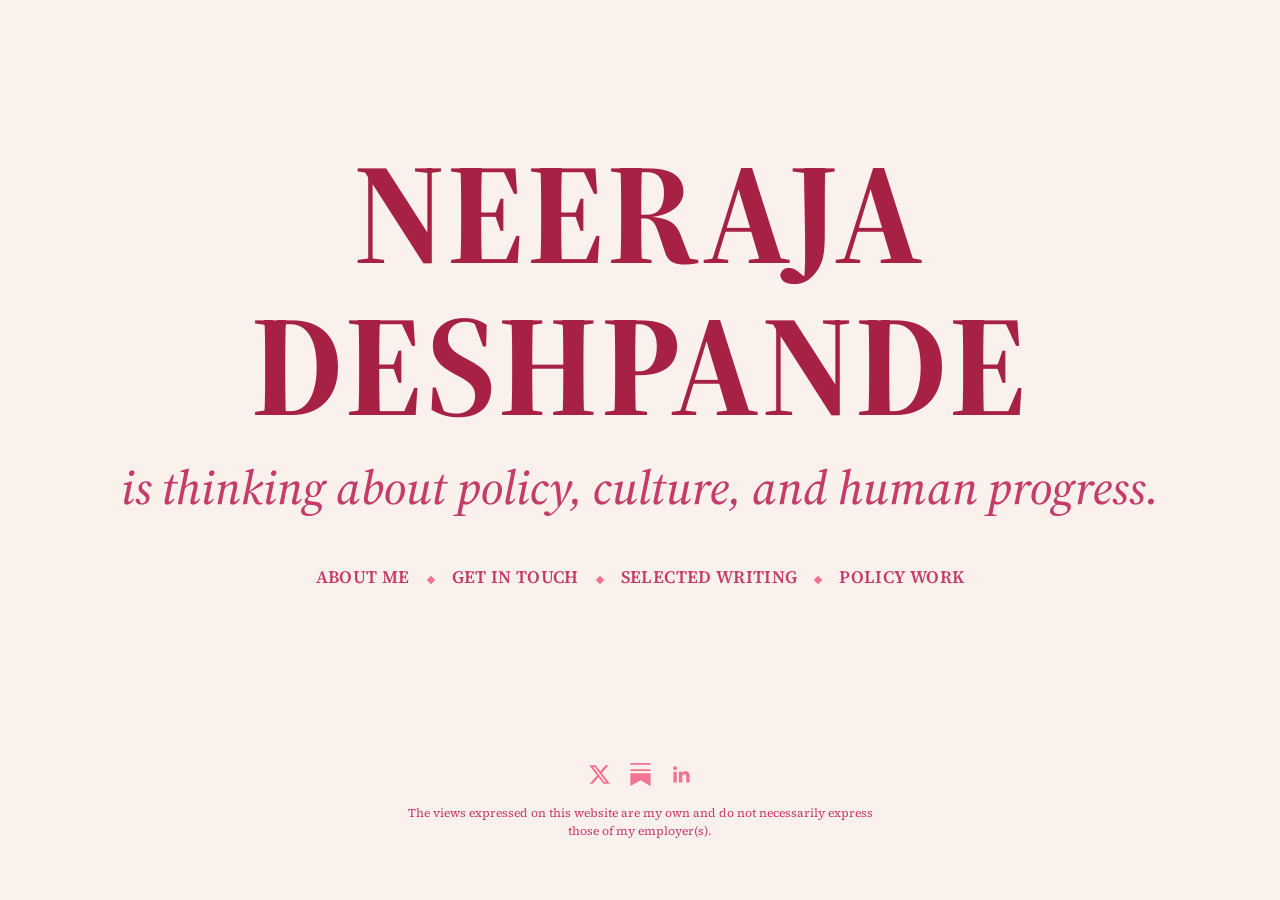
<file: index.html>
<!DOCTYPE html>
<html lang="en">
<head>
<meta charset="UTF-8">
<meta name="viewport" content="width=device-width, initial-scale=1">
<title>Neeraja Deshpande</title>
<link rel="icon" type="image/x-icon" href="favicon.ico">
<link rel="icon" type="image/png" sizes="32x32" href="favicon-32.png">
<link rel="icon" type="image/png" sizes="16x16" href="favicon-16.png">
<link rel="apple-touch-icon" sizes="180x180" href="apple-touch-icon.png">
<link rel="stylesheet" href="styles.css">
</head>
<body>

<main class="hero-main">
  <div class="wrap">
    <h1 class="hero-statement fade-in-1">
      <span class="hero-name">Neeraja Deshpande</span>
      <span class="hero-role">is thinking about policy, culture, and human progress.</span>
    </h1>
    <nav class="site-nav hero-nav">
      <ul>
        <li><a href="about.html">About Me</a></li>
        <li><a href="contact.html">Get in touch</a></li>
        <li><a href="writing.html">Selected Writing</a></li>
        <li><a href="reports.html">Policy Work</a></li>
      </ul>
    </nav>
  </div>
</main>

<footer class="site-footer">
  <div class="wrap">
    <div class="social-links">
      <a href="https://x.com/neerajadeshp" target="_blank" rel="noopener" aria-label="X (Twitter)">
        <svg viewBox="0 0 24 24" xmlns="http://www.w3.org/2000/svg"><path d="M18.244 2.25h3.308l-7.227 8.26 8.502 11.24H16.17l-5.214-6.817L4.99 21.75H1.68l7.73-8.835L1.254 2.25H8.08l4.713 6.231zm-1.161 17.52h1.833L7.084 4.126H5.117z"/></svg>
      </a>
      <a href="https://neerajadeshpande.substack.com" target="_blank" rel="noopener" aria-label="Substack">
        <svg viewBox="0 0 24 24" xmlns="http://www.w3.org/2000/svg"><path d="M22.539 8.242H1.46V6.396h21.08v1.846zM1.46 10.812V24L12 18.11 22.54 24V10.812H1.46zM22.54 0H1.46v1.846h21.08V0z"/></svg>
      </a>
      <a href="https://www.linkedin.com/in/neeraja-deshpande-450298344/" target="_blank" rel="noopener" aria-label="LinkedIn">
        <svg viewBox="0 0 24 24" xmlns="http://www.w3.org/2000/svg"><path d="M20.447 20.452h-3.554v-5.569c0-1.328-.027-3.037-1.852-3.037-1.853 0-2.136 1.445-2.136 2.939v5.667H9.351V9h3.414v1.561h.046c.477-.9 1.637-1.85 3.37-1.85 3.601 0 4.267 2.37 4.267 5.455v6.286zM5.337 7.433a2.062 2.062 0 1 1 0-4.124 2.062 2.062 0 0 1 0 4.124zM7.114 20.452H3.558V9h3.556v11.452z"/></svg>
      </a>
    </div>
    <p class="disclaimer">The views expressed on this website are my own and do not necessarily express those of my employer(s).</p>
  </div>
</footer>

</body>
</html>
</file>
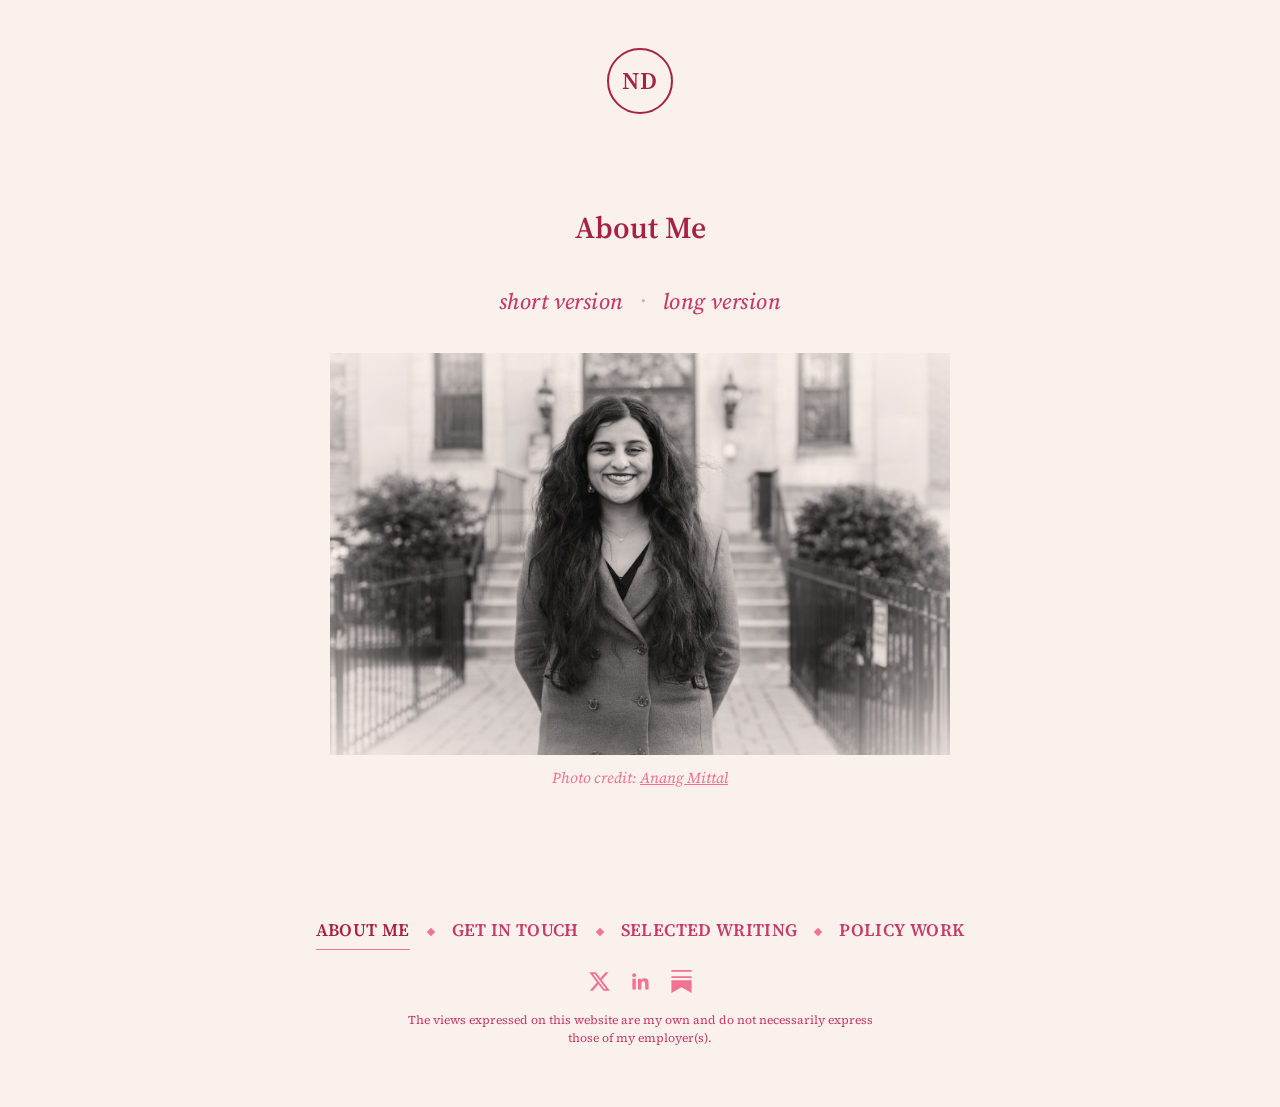
<file: about.html>
<!DOCTYPE html>
<html lang="en">
<head>
<meta charset="UTF-8">
<meta name="viewport" content="width=device-width, initial-scale=1">
<title>About Me – Neeraja Deshpande</title>
<link rel="stylesheet" href="styles.css">
</head>
<body>

<header class="site-header">
  <div class="wrap">
    <a href="index.html" class="site-logo" aria-label="Neeraja Deshpande — home">ND</a>
  </div>
</header>

<main>
  <div class="wrap">
    <h2 class="page-title">About Me</h2>

    <div class="bio-toggle" role="group" aria-label="Choose bio length">
      <button type="button" class="bio-toggle-btn" data-bio="short" aria-pressed="false">short version</button>
      <span class="bio-toggle-divider">·</span>
      <button type="button" class="bio-toggle-btn" data-bio="long" aria-pressed="false">long version</button>
    </div>

    <img class="portrait" src="portrait.jpg" alt="Neeraja Deshpande">
    <p class="photo-credit">Photo credit: <a href="https://anangmittal.com" target="_blank" rel="noopener">Anang Mittal</a></p>

    <div class="bio-version" data-bio-version="short" hidden>
      <p>Neeraja Deshpande is a writer and editor based in Washington, D.C. She works full-time for Independent Women, a center-right women’s organization, as a <a href="https://www.independentwomen.com/people/neeraja-deshpande/">policy analyst</a> focusing primarily on education and gender. She is also a <a href="https://www.iwfeatures.com/author/neeraja_deshpande/">senior contributor</a> to IWFeatures.com, Independent Women’s grassroots journalism initiative. Her work has appeared in outlets including City Journal, Pirate Wires, The Spectator, and The Free Press (where she previously worked as a staff researcher), among others.</p>

      <p>Neeraja is originally from the Greater Boston area and graduated <em>magna cum laude</em> from all-women’s Wellesley College with a B.A. in Russian.</p>
    </div>

    <div class="bio-version" data-bio-version="long" hidden>

      <p>With the exception of the single year I spent teaching grades 7-12 (academic year 23-24), I’ve spent basically my entire adult life thus far in women’s-only spaces—first at Wellesley College (2019-2023), where I studied Russian and did 7/8 of an economics major (long story) and, since July of 2024, at Independent Women, a center-right women's organization where I work as a policy analyst. It’s more or less why I’m constantly thinking, writing, and tweeting about women. I wouldn’t necessarily call myself a feminist, though, although I wouldn’t call myself an anti-feminist either. In my view, feminists pretend sex differences between men and women don’t exist, while anti-feminists seem to believe sex differences mean women are essentially children, who should not be allowed to participate in public life.</p>

      <p>I think both “sides” get it wrong: women don’t need to be men, or be like men, in order to be dignified adults—that our sexed differences are neither good nor bad, and make us humans of the female variety.</p>

      <p>Using this as my basic guiding principle, I’ve written about <a href="https://www.dailywire.com/news/the-fertility-safety-net-women-were-sold-is-leaving-some-with-fewer-options-than-expected">egg-freezing-as-insurance-policy</a>, <a href="https://www.eviemagazine.com/post/were-numbing-a-generation-of-girls-before-they-ever-feel-anything">the sexual side-effects of SSRIs</a>, <a href="https://www.piratewires.com/p/happy-womens-month-we-arent-men">Women’s History Month</a>, and <a href="https://fairerdisputations.org/metoo/">#MeToo</a>—in addition to the <a href="https://dailycaller.com/2025/04/15/opinion-the-washington-post-inadvertently-revealed-the-truth-about-puberty-blockers-neeraja-deshpande/">scourge</a> <a href="https://townhall.com/columnists/neeraja-deshpande/2026/03/11/a-landmark-verdict-sparks-the-collapse-of-youth-gender-affirming-surgeries-but-true-justice-demands-more-n2672623">of</a> <a href="https://www.iwfeatures.com/profile/childrens-hospital-colorado-transitioned-her-son-now-this-mom-is-speaking-out/">pediatric</a> <a href="https://thefederalist.com/2025/02/19/sex-isnt-a-bad-word-but-gender-is/">gender</a> <a href="https://www.independentwomen.com/wp-content/uploads/2025/06/SWW_NM-Policy-Report.pdf">medicine</a>, which itself comes from a failure to understand biological reality. I’ve also contributed to reports on <a href="https://www.independentwomen.com/cruel-and-unusual-punishment-report/">keeping males out of women’s prisons</a>, and on family formation aka <a href="https://www.independentwomen.com/2026/02/10/the-dating-decade-hooking-up-hanging-out-and-swiping-right/">dating in the 2020s</a>. I hope to keep writing about women and women’s issues in the future.</p>

      <p>Beyond that, much of my work centers on teachers—having been one, however briefly, I know how difficult and undervalued a job it is, and believe that teachers, at least the good ones, are all too often <a href="https://www.independentwomen.com/wp-content/uploads/2025/04/Give-Teachers-a-Break-Report.pdf">victimized by the same bureaucracy</a>, the same idiotic ideologies that have left students across the country illiterate and innumerate. Attracting and retaining talented teachers and <a href="https://dailycaller.com/2025/08/31/opinion-the-teaching-professions-death-spiral-neeraja-deshpande/">preventing the death spiral</a> from the profession is, as I see it, one of the greatest problems facing American education—the state of which is one of the greatest problems facing the country.</p>

      <p>Other great problems facing the country: the collapse of the institutions post-COVID—how do we rebuild them? How do we avoid what I’ve taken to call “<a href="https://spectator.org/what-post-woke-america-must-learn-from-the-fall-of-the-soviet-union/">the Gorbachev trap</a>”?—and, perhaps related, the scarcity mindset that says the pie can’t get bigger. I’m a big believer in the basic idea of Abundance. I think tech is awesome and while we should take steps to protect our humanity and attention spans and ability to do things and all that, I think AI is awesome, too (in fact, I made this website with Claude Code!). I like Waymos and data centers and I worry that we are living in a country where people see their flourishing as being threatened rather than enhanced by all of those things.</p>

      <p>It also worries me that Silicon Valley types have sort of brought this upon themselves (and by extension, all of us) by frothing at the mouth about how everyone but them is going to be in the so-called “permanent underclass” in the AI age. It’s not true, but ordinary people—the types who have mortgages and spouses and kids—are horrified at what they are hearing and vote in what they perceive to be their interests. I want to see <a href="https://x.com/neerajadeshp/status/2080380575513243709">better</a> <a href="https://x.com/neerajadeshp/status/2078114830532087970?s=20">messaging</a> across the board from the tech community (about which, P.S., please contact me if you’re interested in chatting!).</p>

      <p>Anyway, that’s plenty of words, so I’ll leave it there—that was the long version.</p>
    </div>
  </div>
</main>

<script>
  document.querySelectorAll('.bio-toggle-btn').forEach(function (btn) {
    btn.addEventListener('click', function () {
      var which = btn.dataset.bio;

      document.querySelectorAll('.bio-toggle-btn').forEach(function (b) {
        var isActive = b === btn;
        b.classList.toggle('active', isActive);
        b.setAttribute('aria-pressed', isActive ? 'true' : 'false');
      });

      document.querySelectorAll('.bio-version').forEach(function (v) {
        v.hidden = v.dataset.bioVersion !== which;
      });
    });
  });
</script>

<footer class="site-footer">
  <div class="wrap">
    <nav class="site-nav footer-nav">
      <ul>
        <li><a href="about.html" class="active">About Me</a></li>
        <li><a href="contact.html">Get in touch</a></li>
        <li><a href="writing.html">Selected Writing</a></li>
        <li><a href="reports.html">Policy Work</a></li>
      </ul>
    </nav>    <div class="social-links">
      <a href="https://x.com/neerajadeshp" target="_blank" rel="noopener" aria-label="X (Twitter)">
        <svg viewBox="0 0 24 24" xmlns="http://www.w3.org/2000/svg"><path d="M18.244 2.25h3.308l-7.227 8.26 8.502 11.24H16.17l-5.214-6.817L4.99 21.75H1.68l7.73-8.835L1.254 2.25H8.08l4.713 6.231zm-1.161 17.52h1.833L7.084 4.126H5.117z"/></svg>
      </a>
      <a href="https://www.linkedin.com/in/neeraja-deshpande-450298344/" target="_blank" rel="noopener" aria-label="LinkedIn">
        <svg viewBox="0 0 24 24" xmlns="http://www.w3.org/2000/svg"><path d="M20.447 20.452h-3.554v-5.569c0-1.328-.027-3.037-1.852-3.037-1.853 0-2.136 1.445-2.136 2.939v5.667H9.351V9h3.414v1.561h.046c.477-.9 1.637-1.85 3.37-1.85 3.601 0 4.267 2.37 4.267 5.455v6.286zM5.337 7.433a2.062 2.062 0 1 1 0-4.124 2.062 2.062 0 0 1 0 4.124zM7.114 20.452H3.558V9h3.556v11.452z"/></svg>
      </a>
      <a href="https://neerajadeshpande.substack.com" target="_blank" rel="noopener" aria-label="Substack">
        <svg viewBox="0 0 24 24" xmlns="http://www.w3.org/2000/svg"><path d="M22.539 8.242H1.46V6.396h21.08v1.846zM1.46 10.812V24L12 18.11 22.54 24V10.812H1.46zM22.54 0H1.46v1.846h21.08V0z"/></svg>
      </a>
    </div>
    <p class="disclaimer">The views expressed on this website are my own and do not necessarily express those of my employer(s).</p>
  </div>
</footer>

</body>
</html>
</file>
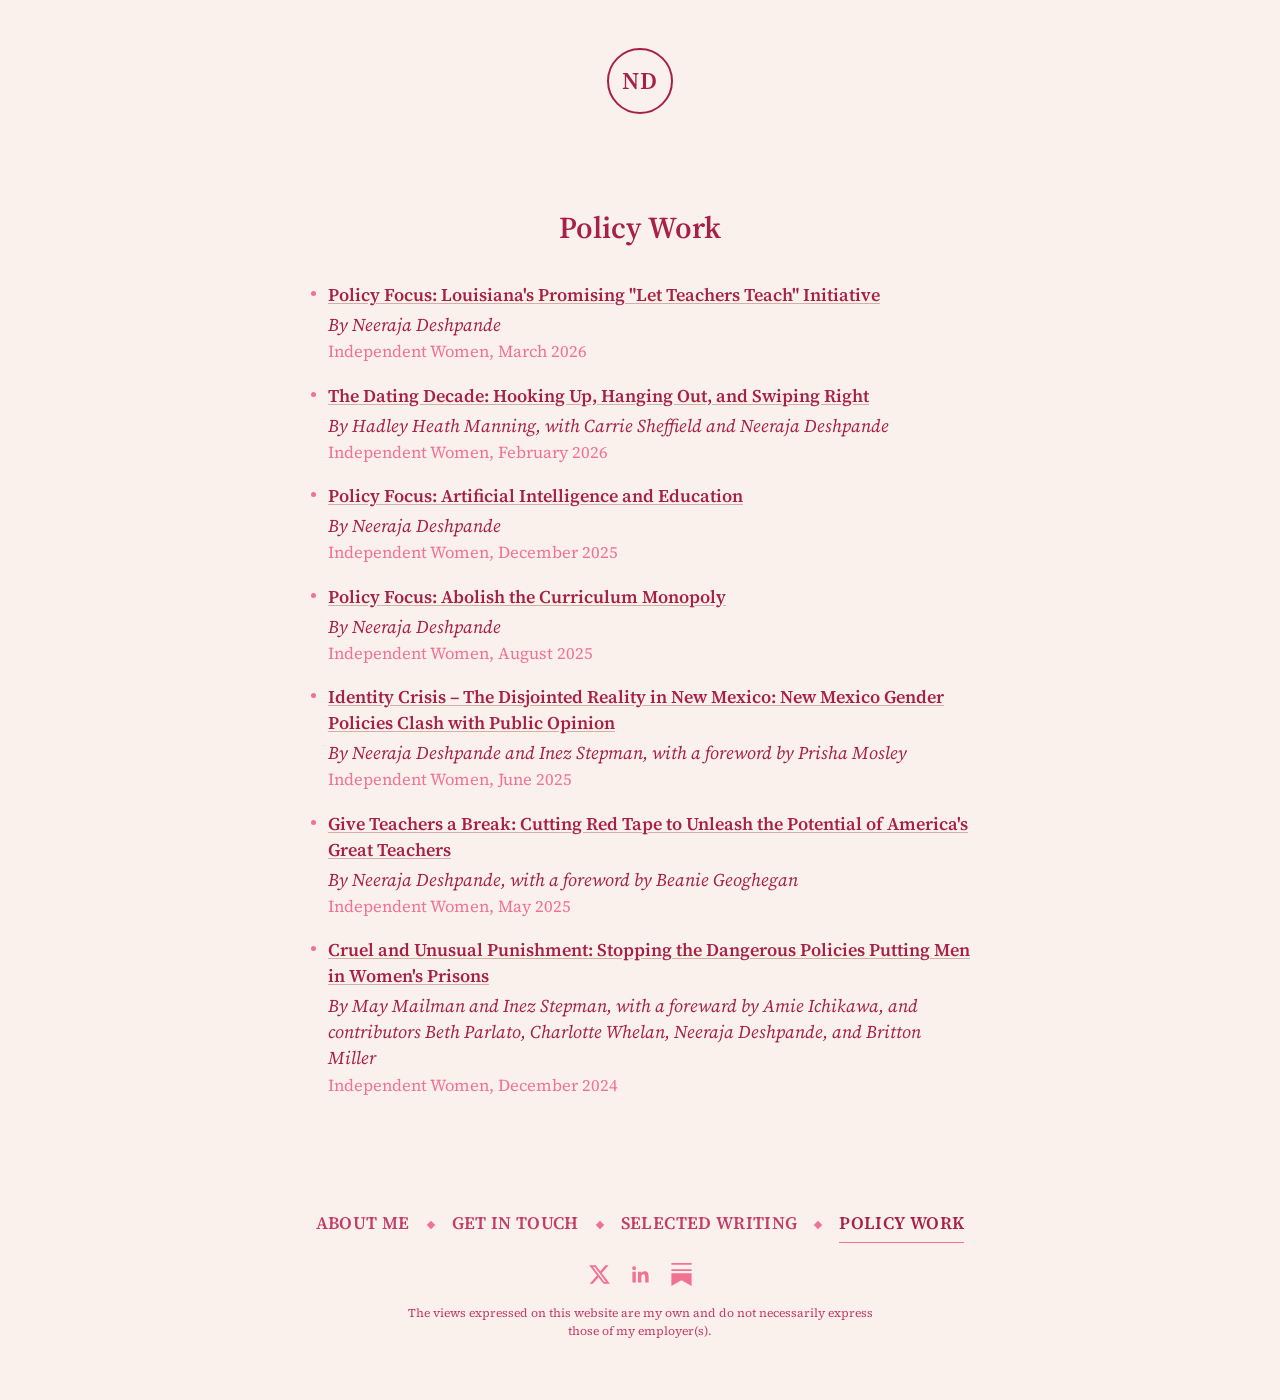
<file: reports.html>
<!DOCTYPE html>
<html lang="en">
<head>
<meta charset="UTF-8">
<meta name="viewport" content="width=device-width, initial-scale=1">
<title>Policy Work – Neeraja Deshpande</title>
<link rel="stylesheet" href="styles.css">
</head>
<body>

<header class="site-header">
  <div class="wrap">
    <a href="index.html" class="site-logo" aria-label="Neeraja Deshpande — home">ND</a>
  </div>
</header>

<main>
  <div class="wrap">
    <h2 class="page-title">Policy Work</h2>

    <ul class="entry-list">
      <li><a class="entry-title" href="https://www.independentwomen.com/2026/03/02/policy-focus-louisianas-promising-let-teachers-teach-initiative/">Policy Focus: Louisiana's Promising "Let Teachers Teach" Initiative</a><span class="report-byline">By Neeraja Deshpande</span><span class="report-venue">Independent Women, March 2026</span></li>
      <li><a class="entry-title" href="https://www.independentwomen.com/2026/02/10/the-dating-decade-hooking-up-hanging-out-and-swiping-right/">The Dating Decade: Hooking Up, Hanging Out, and Swiping Right</a><span class="report-byline">By Hadley Heath Manning, with Carrie Sheffield and Neeraja Deshpande</span><span class="report-venue">Independent Women, February 2026</span></li>
      <li><a class="entry-title" href="https://www.independentwomen.com/2025/12/01/policy-focus-artificial-intelligence-and-education/">Policy Focus: Artificial Intelligence and Education</a><span class="report-byline">By Neeraja Deshpande</span><span class="report-venue">Independent Women, December 2025</span></li>
      <li><a class="entry-title" href="https://www.independentwomen.com/2025/08/01/policy-focus-abolish-the-curriculum-monopoly/">Policy Focus: Abolish the Curriculum Monopoly</a><span class="report-byline">By Neeraja Deshpande</span><span class="report-venue">Independent Women, August 2025</span></li>
      <li><a class="entry-title" href="https://www.iwf.org/wp-content/uploads/2025/05/SWW_NM-Policy-Report.pdf">Identity Crisis – The Disjointed Reality in New Mexico: New Mexico Gender Policies Clash with Public Opinion</a><span class="report-byline">By Neeraja Deshpande and Inez Stepman, with a foreword by Prisha Mosley</span><span class="report-venue">Independent Women, June 2025</span></li>
      <li><a class="entry-title" href="https://www.iwf.org/wp-content/uploads/2025/04/Give-Teachers-a-Break-Report.pdf">Give Teachers a Break: Cutting Red Tape to Unleash the Potential of America's Great Teachers</a><span class="report-byline">By Neeraja Deshpande, with a foreword by Beanie Geoghegan</span><span class="report-venue">Independent Women, May 2025</span></li>
      <li><a class="entry-title" href="https://www.independentwomen.com/cruel-and-unusual-punishment-report/">Cruel and Unusual Punishment: Stopping the Dangerous Policies Putting Men in Women's Prisons</a><span class="report-byline">By May Mailman and Inez Stepman, with a foreward by Amie Ichikawa, and contributors Beth Parlato, Charlotte Whelan, Neeraja Deshpande, and Britton Miller</span><span class="report-venue">Independent Women, December 2024</span></li>
    </ul>
  </div>
</main>

<footer class="site-footer">
  <div class="wrap">
    <nav class="site-nav footer-nav">
      <ul>
        <li><a href="about.html">About Me</a></li>
        <li><a href="contact.html">Get in touch</a></li>
        <li><a href="writing.html">Selected Writing</a></li>
        <li><a href="reports.html" class="active">Policy Work</a></li>
      </ul>
    </nav>
    <div class="social-links">
      <a href="https://x.com/neerajadeshp" target="_blank" rel="noopener" aria-label="X (Twitter)">
        <svg viewBox="0 0 24 24" xmlns="http://www.w3.org/2000/svg"><path d="M18.244 2.25h3.308l-7.227 8.26 8.502 11.24H16.17l-5.214-6.817L4.99 21.75H1.68l7.73-8.835L1.254 2.25H8.08l4.713 6.231zm-1.161 17.52h1.833L7.084 4.126H5.117z"/></svg>
      </a>
      <a href="https://www.linkedin.com/in/neeraja-deshpande-450298344/" target="_blank" rel="noopener" aria-label="LinkedIn">
        <svg viewBox="0 0 24 24" xmlns="http://www.w3.org/2000/svg"><path d="M20.447 20.452h-3.554v-5.569c0-1.328-.027-3.037-1.852-3.037-1.853 0-2.136 1.445-2.136 2.939v5.667H9.351V9h3.414v1.561h.046c.477-.9 1.637-1.85 3.37-1.85 3.601 0 4.267 2.37 4.267 5.455v6.286zM5.337 7.433a2.062 2.062 0 1 1 0-4.124 2.062 2.062 0 0 1 0 4.124zM7.114 20.452H3.558V9h3.556v11.452z"/></svg>
      </a>
      <a href="https://neerajadeshpande.substack.com" target="_blank" rel="noopener" aria-label="Substack">
        <svg viewBox="0 0 24 24" xmlns="http://www.w3.org/2000/svg"><path d="M22.539 8.242H1.46V6.396h21.08v1.846zM1.46 10.812V24L12 18.11 22.54 24V10.812H1.46zM22.54 0H1.46v1.846h21.08V0z"/></svg>
      </a>
    </div>
    <p class="disclaimer">The views expressed on this website are my own and do not necessarily express those of my employer(s).</p>
  </div>
</footer>

</body>
</html>
</file>
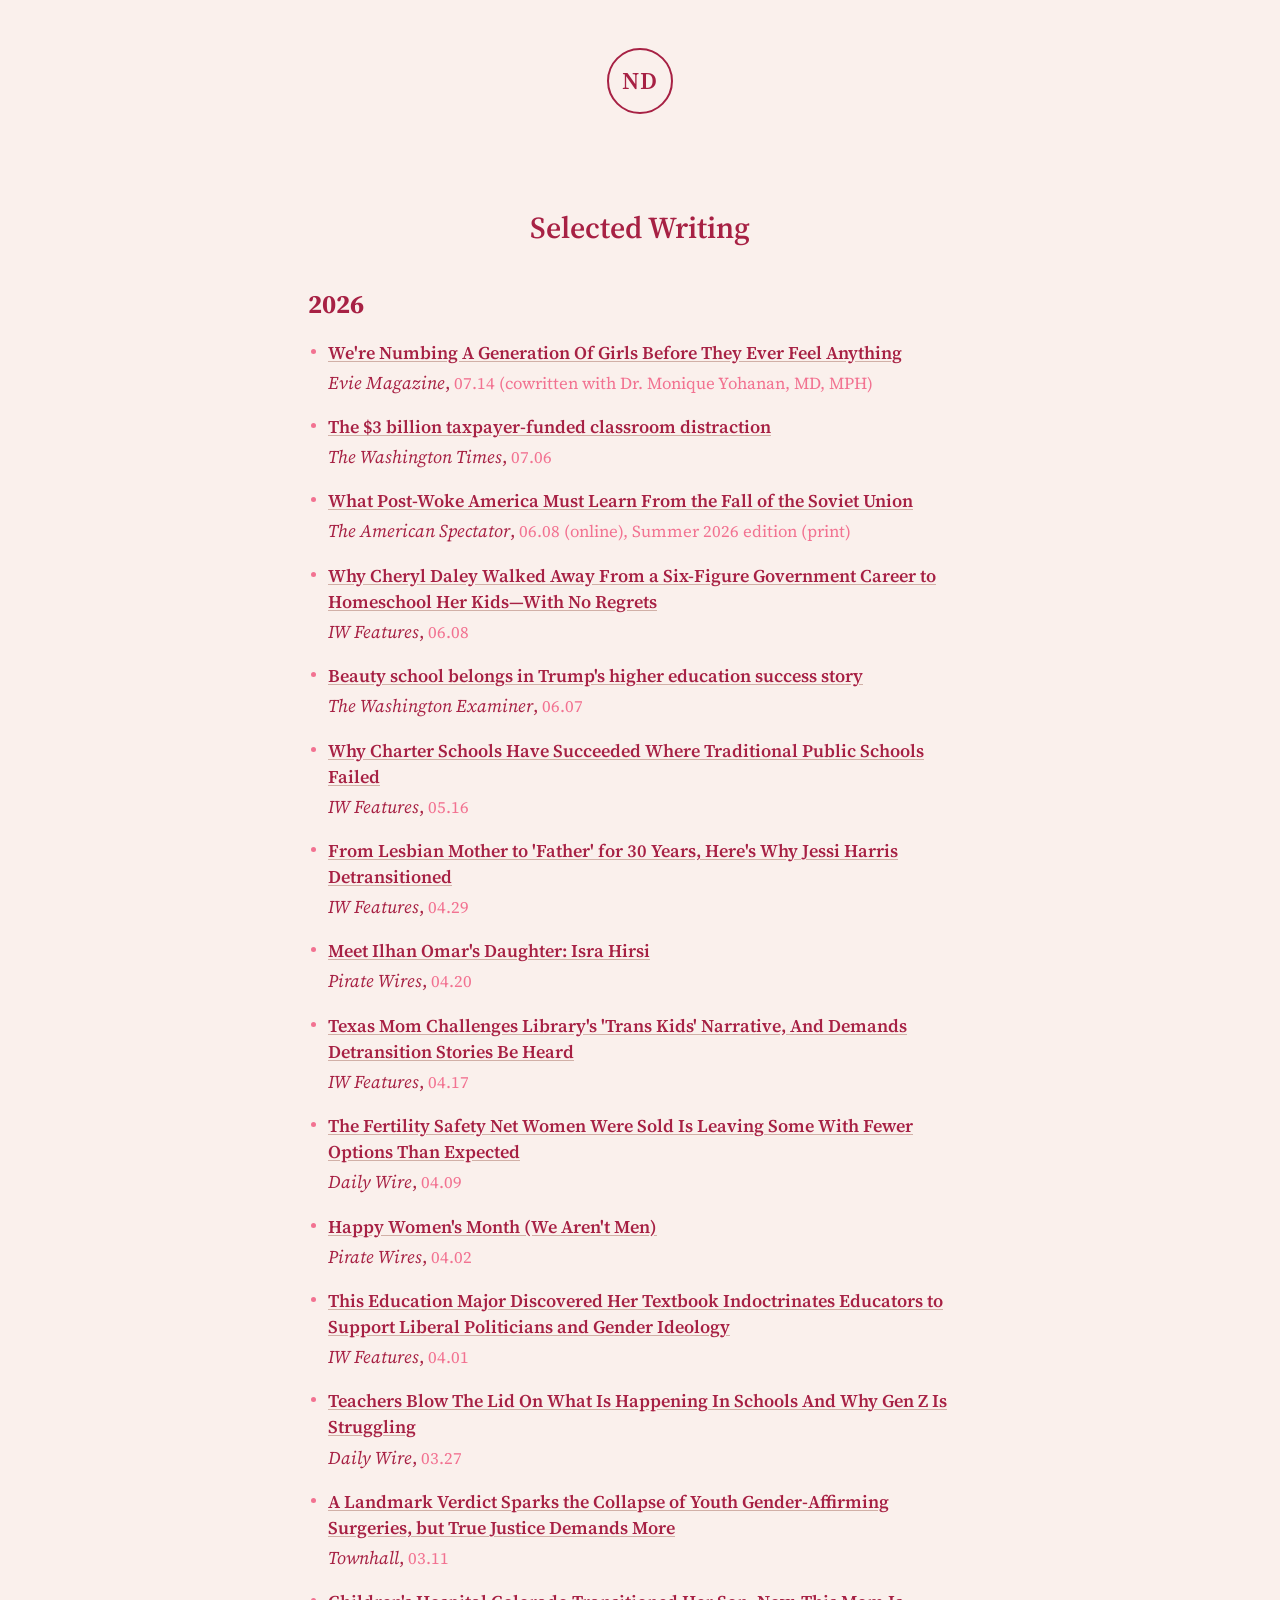
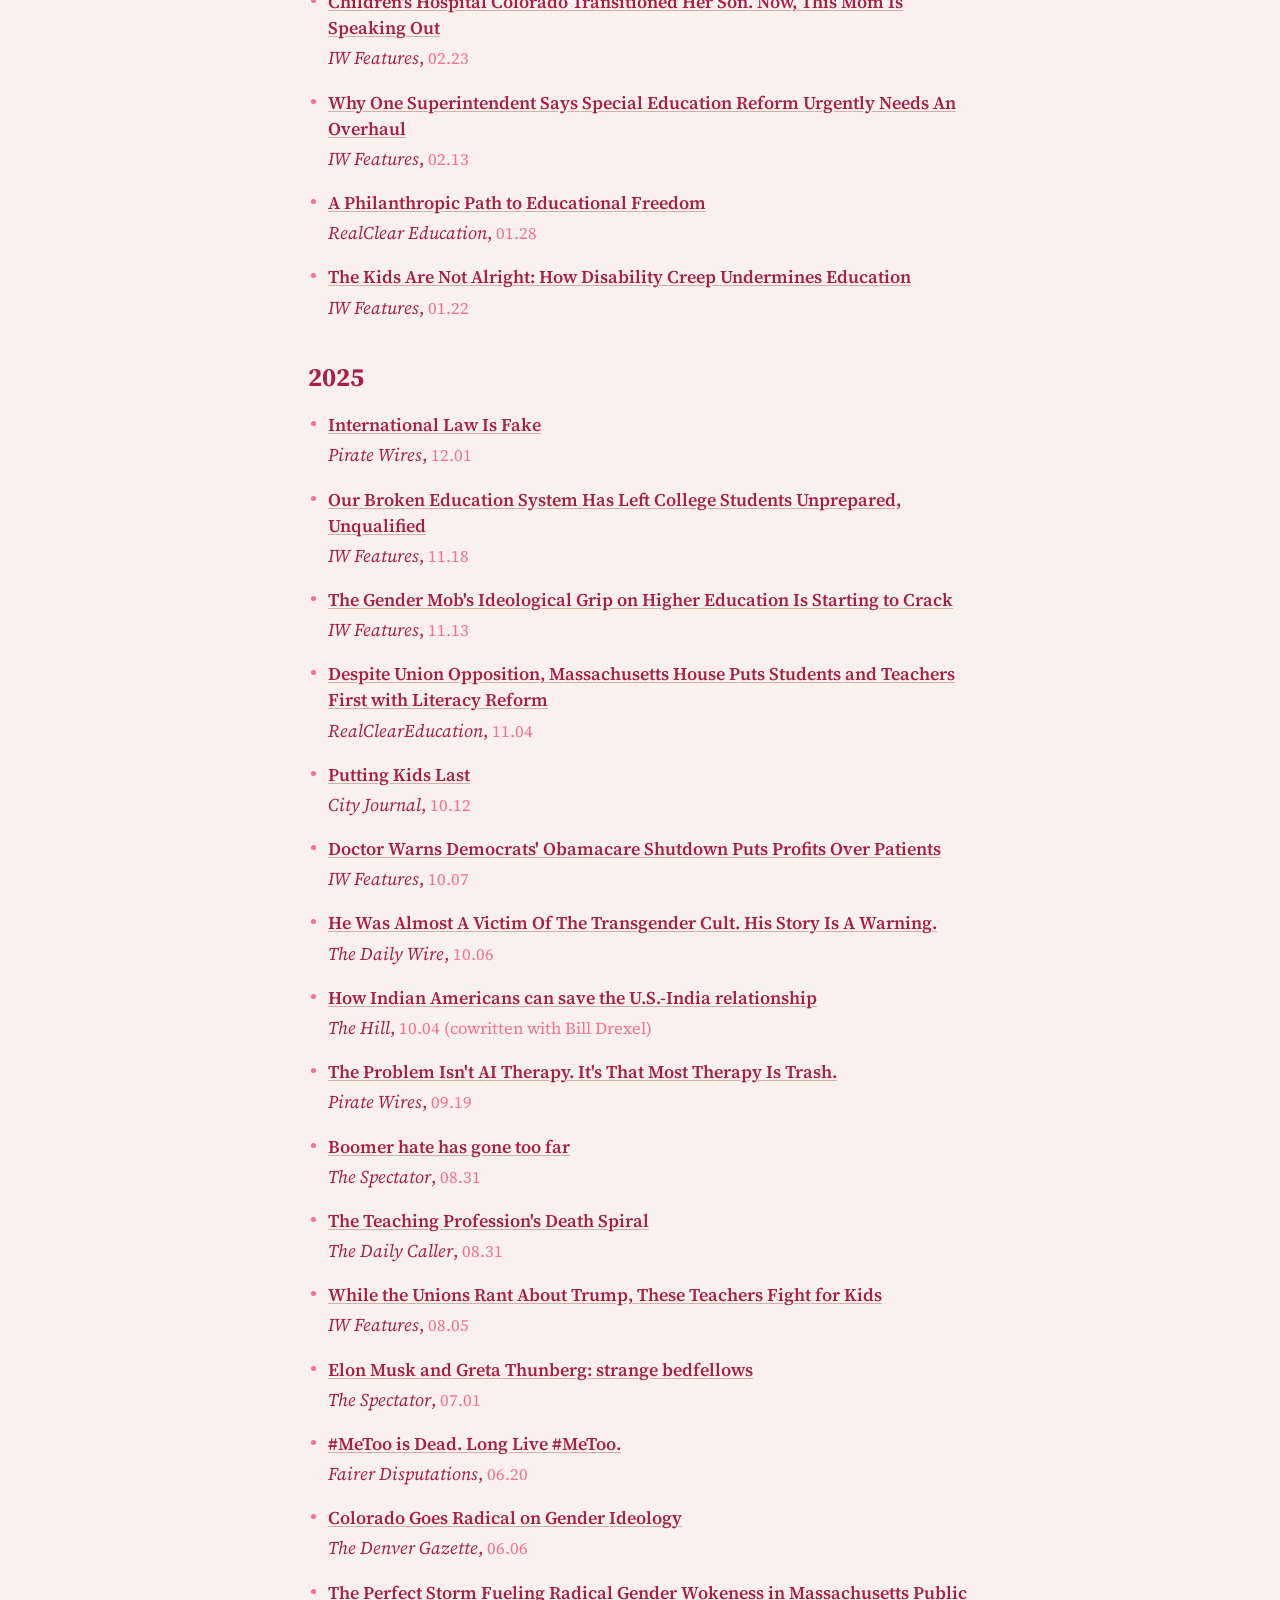
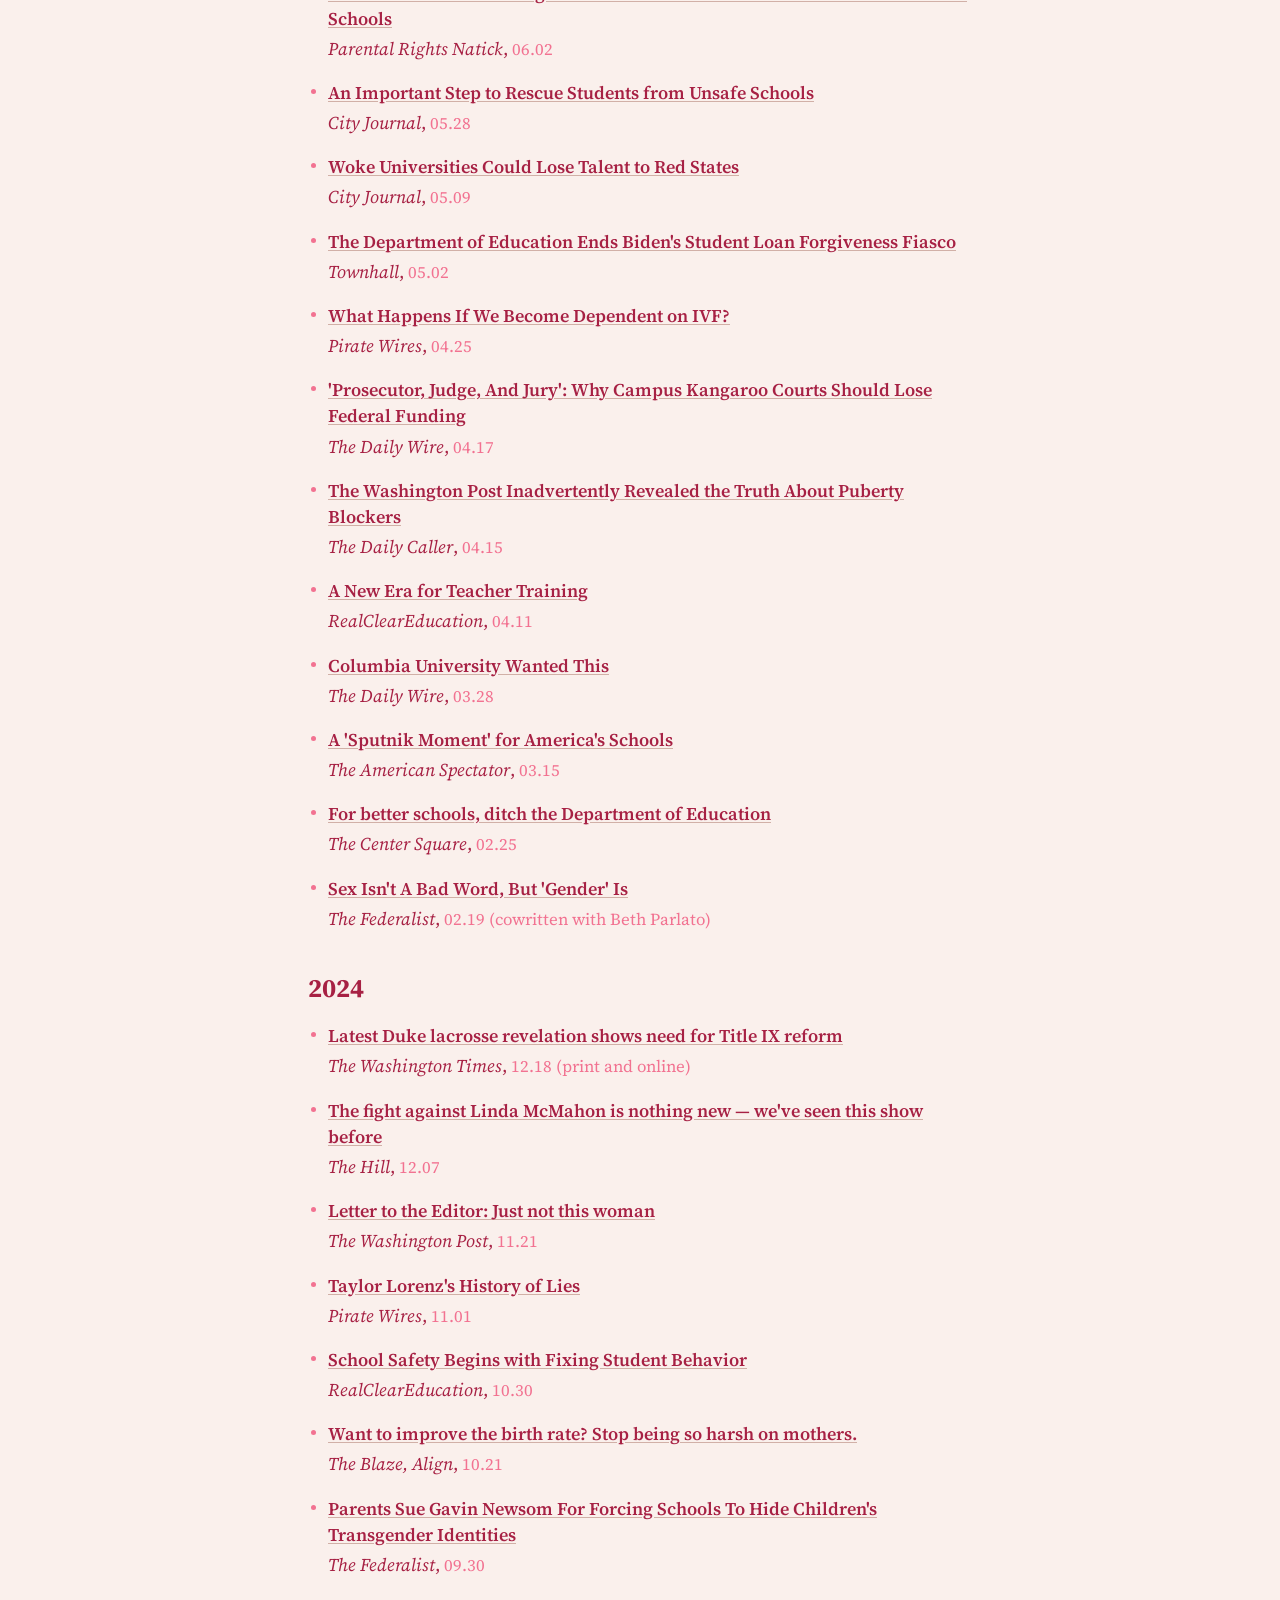
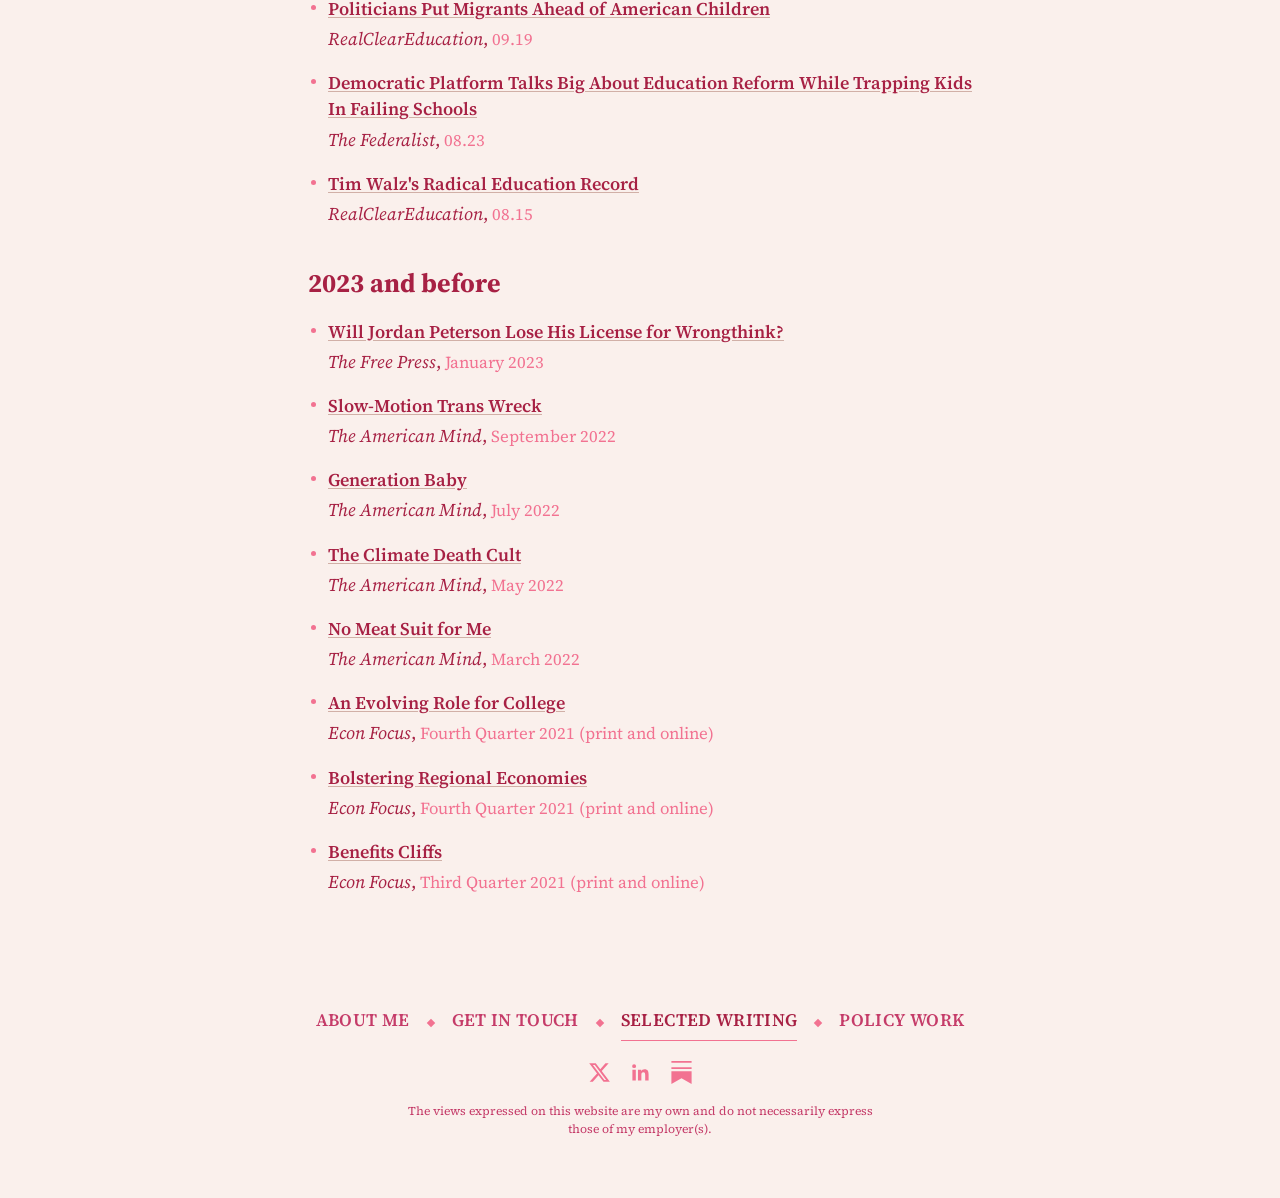
<file: writing.html>
<!DOCTYPE html>
<html lang="en">
<head>
<meta charset="UTF-8">
<meta name="viewport" content="width=device-width, initial-scale=1">
<title>Selected Writing – Neeraja Deshpande</title>
<link rel="stylesheet" href="styles.css">
</head>
<body>

<header class="site-header">
  <div class="wrap">
    <a href="index.html" class="site-logo" aria-label="Neeraja Deshpande — home">ND</a>
  </div>
</header>

<main>
  <div class="wrap">
    <h2 class="page-title">Selected Writing</h2>

    <h4 class="year-label">2026</h4>
    <ul class="entry-list">
      <li><a class="entry-title" href="https://www.eviemagazine.com/post/were-numbing-a-generation-of-girls-before-they-ever-feel-anything">We're Numbing A Generation Of Girls Before They Ever Feel Anything</a><span class="entry-meta"><em class="entry-venue">Evie Magazine</em>, <span class="entry-date">07.14 (cowritten with Dr. Monique Yohanan, MD, MPH)</span></span></li>
      <li><a class="entry-title" href="https://www.washingtontimes.com/news/2026/jul/6/e-rate-3-billion-taxpayer-funded-classroom-distraction/">The $3 billion taxpayer-funded classroom distraction</a><span class="entry-meta"><em class="entry-venue">The Washington Times</em>, <span class="entry-date">07.06</span></span></li>
      <li><a class="entry-title" href="https://spectator.org/what-post-woke-america-must-learn-from-the-fall-of-the-soviet-union/">What Post-Woke America Must Learn From the Fall of the Soviet Union</a><span class="entry-meta"><em class="entry-venue">The American Spectator</em>, <span class="entry-date">06.08 (online), Summer 2026 edition (print)</span></span></li>
      <li><a class="entry-title" href="https://www.iwfeatures.com/profile/why-cheryl-daley-walked-away-from-a-six-figure-government-career-to-homeschool-her-kids-with-no-regrets/">Why Cheryl Daley Walked Away From a Six-Figure Government Career to Homeschool Her Kids—With No Regrets</a><span class="entry-meta"><em class="entry-venue">IW Features</em>, <span class="entry-date">06.08</span></span></li>
      <li><a class="entry-title" href="https://www.washingtonexaminer.com/op-eds/4595373/beauty-school-trump-higher-education-success-story/">Beauty school belongs in Trump's higher education success story</a><span class="entry-meta"><em class="entry-venue">The Washington Examiner</em>, <span class="entry-date">06.07</span></span></li>
      <li><a class="entry-title" href="https://www.iwfeatures.com/commentary/why-charter-schools-have-succeeded-where-traditional-public-schools-failed/">Why Charter Schools Have Succeeded Where Traditional Public Schools Failed</a><span class="entry-meta"><em class="entry-venue">IW Features</em>, <span class="entry-date">05.16</span></span></li>
      <li><a class="entry-title" href="https://www.iwfeatures.com/profile/lesbian-mother-to-father-for-30-years-heres-why-jessi-harris-detransitioned/">From Lesbian Mother to 'Father' for 30 Years, Here's Why Jessi Harris Detransitioned</a><span class="entry-meta"><em class="entry-venue">IW Features</em>, <span class="entry-date">04.29</span></span></li>
      <li><a class="entry-title" href="https://www.piratewires.com/p/meet-ilhan-omars-daughter-isra-hirsi">Meet Ilhan Omar's Daughter: Isra Hirsi</a><span class="entry-meta"><em class="entry-venue">Pirate Wires</em>, <span class="entry-date">04.20</span></span></li>
      <li><a class="entry-title" href="https://www.iwfeatures.com/profile/texas-mom-challenges-librarys-trans-kids-narrative-and-demands-detransition-stories-be-heard/">Texas Mom Challenges Library's 'Trans Kids' Narrative, And Demands Detransition Stories Be Heard</a><span class="entry-meta"><em class="entry-venue">IW Features</em>, <span class="entry-date">04.17</span></span></li>
      <li><a class="entry-title" href="https://www.dailywire.com/news/the-fertility-safety-net-women-were-sold-is-leaving-some-with-fewer-options-than-expected">The Fertility Safety Net Women Were Sold Is Leaving Some With Fewer Options Than Expected</a><span class="entry-meta"><em class="entry-venue">Daily Wire</em>, <span class="entry-date">04.09</span></span></li>
      <li><a class="entry-title" href="https://www.piratewires.com/p/happy-womens-month-we-arent-men">Happy Women's Month (We Aren't Men)</a><span class="entry-meta"><em class="entry-venue">Pirate Wires</em>, <span class="entry-date">04.02</span></span></li>
      <li><a class="entry-title" href="https://www.iwfeatures.com/profile/education-major-discovered-textbook-indoctrinates-educators-to-support-liberal-politicians-and-gender-ideology/">This Education Major Discovered Her Textbook Indoctrinates Educators to Support Liberal Politicians and Gender Ideology</a><span class="entry-meta"><em class="entry-venue">IW Features</em>, <span class="entry-date">04.01</span></span></li>
      <li><a class="entry-title" href="https://www.dailywire.com/news/teachers-blow-the-lid-on-what-is-happening-in-schools-and-why-gen-z-is-struggling">Teachers Blow The Lid On What Is Happening In Schools And Why Gen Z Is Struggling</a><span class="entry-meta"><em class="entry-venue">Daily Wire</em>, <span class="entry-date">03.27</span></span></li>
      <li><a class="entry-title" href="https://townhall.com/columnists/neeraja-deshpande/2026/03/11/a-landmark-verdict-sparks-the-collapse-of-youth-gender-affirming-surgeries-but-true-justice-demands-more-n2672623">A Landmark Verdict Sparks the Collapse of Youth Gender-Affirming Surgeries, but True Justice Demands More</a><span class="entry-meta"><em class="entry-venue">Townhall</em>, <span class="entry-date">03.11</span></span></li>
      <li><a class="entry-title" href="https://www.iwfeatures.com/profile/childrens-hospital-colorado-transitioned-her-son-now-this-mom-is-speaking-out/">Children's Hospital Colorado Transitioned Her Son. Now, This Mom Is Speaking Out</a><span class="entry-meta"><em class="entry-venue">IW Features</em>, <span class="entry-date">02.23</span></span></li>
      <li><a class="entry-title" href="https://www.iwfeatures.com/profile/superintendent-says-special-education-reform-urgently-needs-an-overhaul/">Why One Superintendent Says Special Education Reform Urgently Needs An Overhaul</a><span class="entry-meta"><em class="entry-venue">IW Features</em>, <span class="entry-date">02.13</span></span></li>
      <li><a class="entry-title" href="https://www.realcleareducation.com/articles/2026/01/28/a_philanthropic_path_to_educational_freedom_1161647.html">A Philanthropic Path to Educational Freedom</a><span class="entry-meta"><em class="entry-venue">RealClear Education</em>, <span class="entry-date">01.28</span></span></li>
      <li><a class="entry-title" href="https://www.iwfeatures.com/commentary/the-kids-are-not-alright-how-disability-creep-undermines-education/">The Kids Are Not Alright: How Disability Creep Undermines Education</a><span class="entry-meta"><em class="entry-venue">IW Features</em>, <span class="entry-date">01.22</span></span></li>
    </ul>

    <h4 class="year-label">2025</h4>
    <ul class="entry-list">
      <li><a class="entry-title" href="https://www.piratewires.com/p/international-law-is-fake">International Law Is Fake</a><span class="entry-meta"><em class="entry-venue">Pirate Wires</em>, <span class="entry-date">12.01</span></span></li>
      <li><a class="entry-title" href="https://www.iwfeatures.com/commentary/our-broken-education-system-has-left-college-students-unprepared-unqualified/">Our Broken Education System Has Left College Students Unprepared, Unqualified</a><span class="entry-meta"><em class="entry-venue">IW Features</em>, <span class="entry-date">11.18</span></span></li>
      <li><a class="entry-title" href="https://www.iwfeatures.com/commentary/the-gender-mobs-ideological-grip-on-higher-education-is-starting-to-crack/">The Gender Mob's Ideological Grip on Higher Education Is Starting to Crack</a><span class="entry-meta"><em class="entry-venue">IW Features</em>, <span class="entry-date">11.13</span></span></li>
      <li><a class="entry-title" href="https://www.realcleareducation.com/articles/2025/11/04/despite_union_opposition_massachusetts_house_puts_students_and_teachers_first_with_literacy_reform_1145377.html">Despite Union Opposition, Massachusetts House Puts Students and Teachers First with Literacy Reform</a><span class="entry-meta"><em class="entry-venue">RealClearEducation</em>, <span class="entry-date">11.04</span></span></li>
      <li><a class="entry-title" href="https://www.city-journal.org/article/vladimir-kogan-no-adult-left-behind-schools-pandemic-closures">Putting Kids Last</a><span class="entry-meta"><em class="entry-venue">City Journal</em>, <span class="entry-date">10.12</span></span></li>
      <li><a class="entry-title" href="https://www.iwfeatures.com/profile/doctor-warns-democrats-obamacare-shutdown-puts-profits-over-patients/">Doctor Warns Democrats' Obamacare Shutdown Puts Profits Over Patients</a><span class="entry-meta"><em class="entry-venue">IW Features</em>, <span class="entry-date">10.07</span></span></li>
      <li><a class="entry-title" href="https://www.dailywire.com/news/he-was-almost-a-victim-of-the-transgender-cult-his-story-is-a-warning">He Was Almost A Victim Of The Transgender Cult. His Story Is A Warning.</a><span class="entry-meta"><em class="entry-venue">The Daily Wire</em>, <span class="entry-date">10.06</span></span></li>
      <li><a class="entry-title" href="https://thehill.com/opinion/campaign/5535596-indian-americans-us-india-relations/">How Indian Americans can save the U.S.-India relationship</a><span class="entry-meta"><em class="entry-venue">The Hill</em>, <span class="entry-date">10.04 (cowritten with Bill Drexel)</span></span></li>
      <li><a class="entry-title" href="https://www.piratewires.com/p/the-problem-isnt-ai-therapy-its-that">The Problem Isn't AI Therapy. It's That Most Therapy Is Trash.</a><span class="entry-meta"><em class="entry-venue">Pirate Wires</em>, <span class="entry-date">09.19</span></span></li>
      <li><a class="entry-title" href="https://thespectator.com/topic/boomer-hate-too-far/">Boomer hate has gone too far</a><span class="entry-meta"><em class="entry-venue">The Spectator</em>, <span class="entry-date">08.31</span></span></li>
      <li><a class="entry-title" href="https://dailycaller.com/2025/08/31/opinion-the-teaching-professions-death-spiral-neeraja-deshpande/">The Teaching Profession's Death Spiral</a><span class="entry-meta"><em class="entry-venue">The Daily Caller</em>, <span class="entry-date">08.31</span></span></li>
      <li><a class="entry-title" href="https://www.iwfeatures.com/commentary/while-the-unions-rant-about-trump-these-teachers-fight-for-kids/">While the Unions Rant About Trump, These Teachers Fight for Kids</a><span class="entry-meta"><em class="entry-venue">IW Features</em>, <span class="entry-date">08.05</span></span></li>
      <li><a class="entry-title" href="https://thespectator.com/topic/elon-musk-and-greta-thunberg-strange-bedfellows/">Elon Musk and Greta Thunberg: strange bedfellows</a><span class="entry-meta"><em class="entry-venue">The Spectator</em>, <span class="entry-date">07.01</span></span></li>
      <li><a class="entry-title" href="https://fairerdisputations.org/metoo/">#MeToo is Dead. Long Live #MeToo.</a><span class="entry-meta"><em class="entry-venue">Fairer Disputations</em>, <span class="entry-date">06.20</span></span></li>
      <li><a class="entry-title" href="https://www.iwf.org/2025/06/06/colorado-goes-radical-on-gender-ideology/">Colorado Goes Radical on Gender Ideology</a><span class="entry-meta"><em class="entry-venue">The Denver Gazette</em>, <span class="entry-date">06.06</span></span></li>
      <li><a class="entry-title" href="https://www.parentalrightsnatick.org/post/the-perfect-storm-fueling-radical-gender-wokeness-in-massachusetts-public-schools">The Perfect Storm Fueling Radical Gender Wokeness in Massachusetts Public Schools</a><span class="entry-meta"><em class="entry-venue">Parental Rights Natick</em>, <span class="entry-date">06.02</span></span></li>
      <li><a class="entry-title" href="https://www.city-journal.org/article/education-department-guidance-unsafe-public-schools">An Important Step to Rescue Students from Unsafe Schools</a><span class="entry-meta"><em class="entry-venue">City Journal</em>, <span class="entry-date">05.28</span></span></li>
      <li><a class="entry-title" href="https://www.city-journal.org/article/federal-funding-cuts-universities-harvard-trump">Woke Universities Could Lose Talent to Red States</a><span class="entry-meta"><em class="entry-venue">City Journal</em>, <span class="entry-date">05.09</span></span></li>
      <li><a class="entry-title" href="https://townhall.com/columnists/neeraja-deshpande/2025/04/30/the-department-of-education-ends-bidens-student-loan-forgiveness-fiasco-n2656030#google_vignette">The Department of Education Ends Biden's Student Loan Forgiveness Fiasco</a><span class="entry-meta"><em class="entry-venue">Townhall</em>, <span class="entry-date">05.02</span></span></li>
      <li><a class="entry-title" href="https://www.piratewires.com/p/what-happens-when-we-become-dependent-on-ivf">What Happens If We Become Dependent on IVF?</a><span class="entry-meta"><em class="entry-venue">Pirate Wires</em>, <span class="entry-date">04.25</span></span></li>
      <li><a class="entry-title" href="https://www.dailywire.com/news/prosecutor-judge-and-jury-why-campus-kangaroo-courts-should-lose-federal-funding">'Prosecutor, Judge, And Jury': Why Campus Kangaroo Courts Should Lose Federal Funding</a><span class="entry-meta"><em class="entry-venue">The Daily Wire</em>, <span class="entry-date">04.17</span></span></li>
      <li><a class="entry-title" href="https://dailycaller.com/2025/04/15/opinion-the-washington-post-inadvertently-revealed-the-truth-about-puberty-blockers-neeraja-deshpande/">The Washington Post Inadvertently Revealed the Truth About Puberty Blockers</a><span class="entry-meta"><em class="entry-venue">The Daily Caller</em>, <span class="entry-date">04.15</span></span></li>
      <li><a class="entry-title" href="https://www.realcleareducation.com/2025/04/11/a_new_era_for_teacher_training_1103385.html">A New Era for Teacher Training</a><span class="entry-meta"><em class="entry-venue">RealClearEducation</em>, <span class="entry-date">04.11</span></span></li>
      <li><a class="entry-title" href="https://www.dailywire.com/news/columbia-university-wanted-this">Columbia University Wanted This</a><span class="entry-meta"><em class="entry-venue">The Daily Wire</em>, <span class="entry-date">03.28</span></span></li>
      <li><a class="entry-title" href="https://spectator.org/a-sputnik-moment-for-americas-schools/">A 'Sputnik Moment' for America's Schools</a><span class="entry-meta"><em class="entry-venue">The American Spectator</em>, <span class="entry-date">03.15</span></span></li>
      <li><a class="entry-title" href="https://www.thecentersquare.com/opinion/article_1ba4015e-f3c4-11ef-8d08-e7a3e43975dc.html">For better schools, ditch the Department of Education</a><span class="entry-meta"><em class="entry-venue">The Center Square</em>, <span class="entry-date">02.25</span></span></li>
      <li><a class="entry-title" href="https://thefederalist.com/2025/02/19/sex-isnt-a-bad-word-but-gender-is/">Sex Isn't A Bad Word, But 'Gender' Is</a><span class="entry-meta"><em class="entry-venue">The Federalist</em>, <span class="entry-date">02.19 (cowritten with Beth Parlato)</span></span></li>
    </ul>

    <h4 class="year-label">2024</h4>
    <ul class="entry-list">
      <li><a class="entry-title" href="https://www.washingtontimes.com/news/2024/dec/18/latest-duke-lacrosse-revelation-shows-need-title-i/">Latest Duke lacrosse revelation shows need for Title IX reform</a><span class="entry-meta"><em class="entry-venue">The Washington Times</em>, <span class="entry-date">12.18 (print and online)</span></span></li>
      <li><a class="entry-title" href="https://thehill.com/opinion/education/5026390-trump-mcmahon-education-bias/">The fight against Linda McMahon is nothing new — we've seen this show before</a><span class="entry-meta"><em class="entry-venue">The Hill</em>, <span class="entry-date">12.07</span></span></li>
      <li><a class="entry-title" href="https://www.washingtonpost.com/opinions/2024/11/21/woman-president-2024-election-first-felon/">Letter to the Editor: Just not this woman</a><span class="entry-meta"><em class="entry-venue">The Washington Post</em>, <span class="entry-date">11.21</span></span></li>
      <li><a class="entry-title" href="https://www.piratewires.com/p/times-taylor-lorenz-has-lied-about-tech-and-people-in-tech?f=home">Taylor Lorenz's History of Lies</a><span class="entry-meta"><em class="entry-venue">Pirate Wires</em>, <span class="entry-date">11.01</span></span></li>
      <li><a class="entry-title" href="https://www.realcleareducation.com/articles/2024/10/30/school_safety_begins_with_fixing_student_behavior_1068772.html">School Safety Begins with Fixing Student Behavior</a><span class="entry-meta"><em class="entry-venue">RealClearEducation</em>, <span class="entry-date">10.30</span></span></li>
      <li><a class="entry-title" href="https://www.theblaze.com/align/want-to-improve-the-birth-rate-stop-being-so-harsh-on-mothers">Want to improve the birth rate? Stop being so harsh on mothers.</a><span class="entry-meta"><em class="entry-venue">The Blaze, Align</em>, <span class="entry-date">10.21</span></span></li>
      <li><a class="entry-title" href="https://thefederalist.com/2024/09/30/parents-sue-gavin-newsom-for-forcing-schools-to-hide-childrens-transgender-identities/">Parents Sue Gavin Newsom For Forcing Schools To Hide Children's Transgender Identities</a><span class="entry-meta"><em class="entry-venue">The Federalist</em>, <span class="entry-date">09.30</span></span></li>
      <li><a class="entry-title" href="https://www.realcleareducation.com/articles/2024/09/19/politicians_put_migrants_ahead_of_american_children_1059728.html">Politicians Put Migrants Ahead of American Children</a><span class="entry-meta"><em class="entry-venue">RealClearEducation</em>, <span class="entry-date">09.19</span></span></li>
      <li><a class="entry-title" href="https://thefederalist.com/2024/08/23/democrat-platform-talks-big-about-education-reform-while-trapping-kids-in-failing-schools/">Democratic Platform Talks Big About Education Reform While Trapping Kids In Failing Schools</a><span class="entry-meta"><em class="entry-venue">The Federalist</em>, <span class="entry-date">08.23</span></span></li>
      <li><a class="entry-title" href="https://www.realcleareducation.com/articles/2024/08/15/tim_walzs_radical_education_record_1051961.html">Tim Walz's Radical Education Record</a><span class="entry-meta"><em class="entry-venue">RealClearEducation</em>, <span class="entry-date">08.15</span></span></li>
    </ul>

    <h4 class="year-label">2023 and before</h4>
    <ul class="entry-list">
      <li><a class="entry-title" href="https://www.thefp.com/p/will-jordan-peterson-lose-his-license">Will Jordan Peterson Lose His License for Wrongthink?</a><span class="entry-meta"><em class="entry-venue">The Free Press</em>, <span class="entry-date">January 2023</span></span></li>
      <li><a class="entry-title" href="https://americanmind.org/salvo/slow-motion-trans-wreck/">Slow-Motion Trans Wreck</a><span class="entry-meta"><em class="entry-venue">The American Mind</em>, <span class="entry-date">September 2022</span></span></li>
      <li><a class="entry-title" href="https://americanmind.org/salvo/generation-baby/">Generation Baby</a><span class="entry-meta"><em class="entry-venue">The American Mind</em>, <span class="entry-date">July 2022</span></span></li>
      <li><a class="entry-title" href="https://americanmind.org/salvo/the-climate-death-cult/">The Climate Death Cult</a><span class="entry-meta"><em class="entry-venue">The American Mind</em>, <span class="entry-date">May 2022</span></span></li>
      <li><a class="entry-title" href="https://americanmind.org/salvo/no-meat-suit-for-me/">No Meat Suit for Me</a><span class="entry-meta"><em class="entry-venue">The American Mind</em>, <span class="entry-date">March 2022</span></span></li>
      <li><a class="entry-title" href="https://www.richmondfed.org/publications/research/econ_focus/2021/q4_feature_2">An Evolving Role for College</a><span class="entry-meta"><em class="entry-venue">Econ Focus</em>, <span class="entry-date">Fourth Quarter 2021 (print and online)</span></span></li>
      <li><a class="entry-title" href="https://www.richmondfed.org/publications/research/econ_focus/2021/q2-3/research_spotlight">Bolstering Regional Economies</a><span class="entry-meta"><em class="entry-venue">Econ Focus</em>, <span class="entry-date">Fourth Quarter 2021 (print and online)</span></span></li>
      <li><a class="entry-title" href="https://www.richmondfed.org/publications/research/econ_focus/2021/q2-3/research_spotlight">Benefits Cliffs</a><span class="entry-meta"><em class="entry-venue">Econ Focus</em>, <span class="entry-date">Third Quarter 2021 (print and online)</span></span></li>
    </ul>
  </div>
</main>

<footer class="site-footer">
  <div class="wrap">
    <nav class="site-nav footer-nav">
      <ul>
        <li><a href="about.html">About Me</a></li>
        <li><a href="contact.html">Get in touch</a></li>
        <li><a href="writing.html" class="active">Selected Writing</a></li>
        <li><a href="reports.html">Policy Work</a></li>
      </ul>
    </nav>    <div class="social-links">
      <a href="https://x.com/neerajadeshp" target="_blank" rel="noopener" aria-label="X (Twitter)">
        <svg viewBox="0 0 24 24" xmlns="http://www.w3.org/2000/svg"><path d="M18.244 2.25h3.308l-7.227 8.26 8.502 11.24H16.17l-5.214-6.817L4.99 21.75H1.68l7.73-8.835L1.254 2.25H8.08l4.713 6.231zm-1.161 17.52h1.833L7.084 4.126H5.117z"/></svg>
      </a>
      <a href="https://www.linkedin.com/in/neeraja-deshpande-450298344/" target="_blank" rel="noopener" aria-label="LinkedIn">
        <svg viewBox="0 0 24 24" xmlns="http://www.w3.org/2000/svg"><path d="M20.447 20.452h-3.554v-5.569c0-1.328-.027-3.037-1.852-3.037-1.853 0-2.136 1.445-2.136 2.939v5.667H9.351V9h3.414v1.561h.046c.477-.9 1.637-1.85 3.37-1.85 3.601 0 4.267 2.37 4.267 5.455v6.286zM5.337 7.433a2.062 2.062 0 1 1 0-4.124 2.062 2.062 0 0 1 0 4.124zM7.114 20.452H3.558V9h3.556v11.452z"/></svg>
      </a>
      <a href="https://neerajadeshpande.substack.com" target="_blank" rel="noopener" aria-label="Substack">
        <svg viewBox="0 0 24 24" xmlns="http://www.w3.org/2000/svg"><path d="M22.539 8.242H1.46V6.396h21.08v1.846zM1.46 10.812V24L12 18.11 22.54 24V10.812H1.46zM22.54 0H1.46v1.846h21.08V0z"/></svg>
      </a>
    </div>
    <p class="disclaimer">The views expressed on this website are my own and do not necessarily express those of my employer(s).</p>
  </div>
</footer>

</body>
</html>
</file>
<file: styles.css>
@import url('https://fonts.googleapis.com/css2?family=Source+Serif+4:ital,opsz,wght@0,8..60,400;0,8..60,500;0,8..60,600;0,8..60,700;1,8..60,400;1,8..60,500&display=swap');

:root {
  /* Wada Sanzo palette (2月の配色), pink members only: Red, Indian Lake, Spinel Red, Fawn */
  --rose-950: #a72144; /* Red */
  --rose-800: #a72144; /* Red */
  --rose-700: #c53c69; /* Indian Lake */
  --rose-500: #f27291; /* Spinel Red */
  --rose-400: #f27291; /* Spinel Red */
  --rose-200: #d1b0a7; /* Fawn */
  --blush-50: #faf0ec; /* Fawn, lightened */
  --cream: #d1b0a7;    /* Fawn */
  --ink: #a72144;      /* Red */
  --hairline: #d1b0a7; /* Fawn */
}

* { box-sizing: border-box; }

::selection {
  background: var(--rose-400);
  color: var(--blush-50);
}

::-moz-selection {
  background: var(--rose-400);
  color: var(--blush-50);
}

html {
  scroll-behavior: smooth;
  height: 100%;
  overflow-x: hidden;
}

body {
  margin: 0;
  min-height: 100vh;
  display: flex;
  flex-direction: column;
  background: var(--blush-50);
  color: var(--ink);
  font-family: 'Source Serif 4', Georgia, 'Times New Roman', serif;
  font-optical-sizing: auto;
  font-size: 18px;
  line-height: 1.72;
  -webkit-font-smoothing: antialiased;
  overflow-x: hidden;
}

main {
  flex: 1 0 auto;
}

footer.site-footer {
  flex-shrink: 0;
}

.wrap {
  max-width: 720px;
  margin: 0 auto;
  padding: 0 28px;
}

header.site-header {
  background: transparent;
}

header.site-header .wrap {
  padding-top: 48px;
  padding-bottom: 32px;
  text-align: center;
}

.site-title {
  font-family: 'Source Serif 4', serif;
  font-weight: 600;
  font-size: 2.1rem;
  letter-spacing: 0.01em;
  margin: 0;
}

.site-title a {
  color: var(--rose-950);
  text-decoration: none;
}

.site-logo {
  display: inline-flex;
  align-items: center;
  justify-content: center;
  width: 66px;
  height: 66px;
  border-radius: 50%;
  border: 2px solid var(--rose-950);
  font-family: 'Source Serif 4', serif;
  font-weight: 600;
  font-size: 1.5rem;
  letter-spacing: 0.03em;
  color: var(--rose-950);
  text-decoration: none;
  background-color: var(--blush-50);
  transition: background-color 0.15s ease, color 0.15s ease;
}

.site-logo:hover {
  background-color: var(--rose-950);
  color: var(--blush-50);
}

nav.site-nav ul {
  list-style: none;
  margin: 0;
  padding: 0;
  display: flex;
  flex-wrap: wrap;
  gap: 10px 18px;
}

nav.site-nav li {
  display: flex;
  align-items: center;
}

nav.site-nav li:not(:last-child)::after {
  content: "";
  display: inline-block;
  width: 6px;
  height: 6px;
  margin-left: 18px;
  background: var(--rose-400);
  transform: rotate(45deg);
  flex-shrink: 0;
}

nav.footer-nav ul {
  justify-content: center;
  margin-bottom: 20px;
}

nav.hero-nav ul {
  justify-content: center;
}

nav.hero-nav .hero-nav-row2 {
  margin-top: 18px;
}

nav.hero-nav {
  margin-top: 44px;
}

nav.site-nav a {
  color: var(--rose-700);
  text-decoration: none;
  font-size: 1.1rem;
  font-weight: 600;
  letter-spacing: 0.02em;
  text-transform: uppercase;
  padding-bottom: 4px;
  border-bottom: 1px solid transparent;
  transition: border-color 0.15s ease, color 0.15s ease;
}

nav.site-nav a:hover,
nav.site-nav a.active {
  color: var(--rose-950);
  border-bottom-color: var(--rose-400);
}

@media (max-width: 560px) {
  nav.site-nav ul {
    flex-direction: column;
    align-items: center;
    gap: 16px;
  }

  nav.site-nav li:not(:last-child)::after {
    display: none;
  }
}

main {
  padding: 56px 0 80px;
}

main.hero-main {
  min-height: 76vh;
  display: flex;
  align-items: center;
  padding: 40px 0;
}

.site-header--nav {
  position: sticky;
  top: 0;
  z-index: 50;
  background: var(--blush-50);
  border-bottom: 1px solid var(--hairline);
}

.site-header--nav .wrap {
  padding-top: 16px;
  padding-bottom: 16px;
  text-align: left;
  display: flex;
  align-items: center;
  justify-content: space-between;
  flex-wrap: wrap;
  gap: 12px 20px;
}

.site-header--nav .site-logo {
  width: 42px;
  height: 42px;
  font-size: 1rem;
  flex-shrink: 0;
}

nav.header-nav ul {
  justify-content: flex-end;
}

@media (max-width: 700px) {
  .site-header--nav .wrap {
    justify-content: center;
    text-align: center;
  }

  nav.header-nav ul {
    justify-content: center;
  }
}

section[id] {
  padding: 64px 0;
  border-top: 1px solid var(--hairline);
  scroll-margin-top: 90px;
}

section[id]:first-of-type {
  border-top: none;
}

main.hero-main .wrap {
  text-align: center;
  max-width: 1180px;
}

.hero-statement {
  margin: 0;
}

.hero-name {
  display: block;
  font-family: 'Source Serif 4', serif;
  font-weight: 700;
  text-transform: uppercase;
  font-size: clamp(2.2rem, 13vw, 9rem);
  line-height: 1.05;
  letter-spacing: 0.02em;
  color: var(--rose-950);
  overflow-wrap: break-word;
}

.hero-role {
  display: block;
  font-family: 'Source Serif 4', serif;
  font-weight: 500;
  font-style: italic;
  font-size: clamp(0.85rem, 4vw, 3rem);
  line-height: 1.3;
  color: var(--rose-700);
  margin-top: 16px;
  white-space: nowrap;
}

@media (max-width: 480px) {
  .hero-role {
    white-space: normal;
    font-size: 1.1rem;
  }
}

@keyframes fadeIn {
  from { opacity: 0; transform: translateY(8px); }
  to { opacity: 1; transform: translateY(0); }
}

.fade-in-1,
.fade-in-2 {
  opacity: 0;
  animation: fadeIn 1s ease forwards;
}

.fade-in-1 { animation-delay: 0.2s; }
.fade-in-2 { animation-delay: 1.8s; }

h2.page-title {
  font-family: 'Source Serif 4', serif;
  font-weight: 600;
  font-size: 1.9rem;
  color: var(--rose-950);
  margin: 0 0 28px 0;
  text-align: center;
}

.tagline {
  font-family: 'Source Serif 4', serif;
  font-style: italic;
  font-size: 1.5rem;
  color: var(--rose-800);
  margin: 12px 0 0;
}

a { color: var(--rose-700); }
a:hover { color: var(--rose-950); }

p { margin: 0 0 20px; }

.bio-toggle {
  display: flex;
  justify-content: center;
  align-items: center;
  gap: 16px;
  margin: 0 0 32px;
}

.bio-toggle-btn {
  font-family: 'Source Serif 4', serif;
  font-size: 1.4rem;
  font-style: italic;
  font-weight: 500;
  letter-spacing: 0.02em;
  text-transform: lowercase;
  padding: 0;
  border: none;
  background: none;
  color: var(--rose-700);
  cursor: pointer;
  text-decoration: underline;
  text-decoration-color: transparent;
  text-underline-offset: 4px;
  transition: color 0.15s ease, text-decoration-color 0.15s ease;
}

.bio-toggle-btn.active {
  color: var(--rose-950);
  font-weight: 600;
  text-decoration-color: var(--rose-400);
}

.bio-toggle-btn:not(.active):hover {
  color: var(--rose-950);
}

.bio-toggle-divider {
  color: var(--rose-200);
  font-size: 1.4rem;
}

.tab-toggle {
  display: flex;
  justify-content: center;
  align-items: center;
  gap: 16px;
  margin: 0 0 36px;
}

.tab-toggle-btn {
  font-family: 'Source Serif 4', serif;
  font-size: 1.4rem;
  font-style: italic;
  font-weight: 500;
  letter-spacing: 0.02em;
  padding: 0;
  border: none;
  background: none;
  color: var(--rose-700);
  cursor: pointer;
  text-decoration: underline;
  text-decoration-color: transparent;
  text-underline-offset: 4px;
  transition: color 0.15s ease, text-decoration-color 0.15s ease;
}

.tab-toggle-btn.active {
  color: var(--rose-950);
  font-weight: 600;
  text-decoration-color: var(--rose-400);
}

.tab-toggle-btn:not(.active):hover {
  color: var(--rose-950);
}

.tab-toggle-divider {
  color: var(--rose-200);
  font-size: 1.4rem;
}

.portrait {
  width: 100%;
  max-width: 620px;
  display: block;
  margin: 0 auto 10px;
  filter: grayscale(100%) contrast(1.02) brightness(1.1);
  mix-blend-mode: multiply;
  -webkit-mask-image: radial-gradient(ellipse 72% 78% at center, #000 55%, transparent 100%);
  mask-image: radial-gradient(ellipse 72% 78% at center, #000 55%, transparent 100%);
}

.photo-credit {
  text-align: center;
  font-size: 0.95rem;
  font-style: italic;
  color: var(--rose-500);
  margin: 0 0 32px;
}

.photo-credit a {
  color: var(--rose-500);
}

.photo-credit a:hover {
  color: var(--rose-950);
}

.byline-note {
  color: var(--rose-800);
  font-size: 0.98rem;
}

.section-label {
  font-family: 'Source Serif 4', serif;
  font-weight: 700;
  color: var(--rose-800);
  font-size: 1.5rem;
  letter-spacing: 0.02em;
  margin: 40px 0 8px;
  text-align: center;
}

.year-label {
  font-family: 'Source Serif 4', serif;
  font-weight: 700;
  color: var(--rose-950);
  font-size: 1.65rem;
  margin: 34px 0 12px;
  text-align: left;
}

.year-label:first-of-type {
  margin-top: 22px;
}

.entry-list {
  list-style: none;
  margin: 0 0 6px;
  padding: 0;
}

.entry-list li {
  position: relative;
  padding-left: 20px;
  margin-bottom: 18px;
  line-height: 1.45;
}

.entry-list li::before {
  content: "";
  position: absolute;
  left: 3px;
  top: 0.5em;
  width: 5px;
  height: 5px;
  border-radius: 50%;
  background: var(--rose-400);
}

.entry-title {
  display: block;
  font-weight: 600;
  color: var(--ink);
  text-decoration: underline;
  text-decoration-color: var(--rose-200);
  text-underline-offset: 2px;
  transition: color 0.15s ease;
}

.entry-title:hover {
  color: var(--rose-500);
}

.entry-meta {
  display: block;
  margin-top: 4px;
}

.entry-venue {
  font-style: italic;
  color: var(--rose-800);
}

.entry-date {
  color: var(--rose-500);
  font-size: 0.93em;
}

.report-byline {
  display: block;
  font-style: italic;
  color: var(--rose-800);
  margin-top: 4px;
}

.report-venue {
  display: block;
  color: var(--rose-500);
  font-size: 0.93em;
  margin-top: 2px;
}

.note {
  font-size: 0.92rem;
  color: var(--rose-800);
  margin-top: 44px;
}

form.contact-form {
  margin-top: 12px;
}

form.contact-form label {
  display: block;
  font-weight: 500;
  font-size: 0.9rem;
  color: var(--rose-800);
  margin: 18px 0 6px;
}

.required-tag {
  font-style: italic;
  font-weight: 400;
  color: var(--rose-700);
}

form.contact-form input,
form.contact-form textarea {
  width: 100%;
  padding: 11px 13px;
  border: 1px solid var(--hairline);
  border-radius: 4px;
  background: #fff;
  font-family: inherit;
  font-size: 0.98rem;
  color: var(--ink);
}

form.contact-form textarea { min-height: 140px; resize: vertical; }

form.contact-form input:focus,
form.contact-form textarea:focus {
  outline: none;
  border-color: var(--rose-400);
  box-shadow: 0 0 0 3px rgba(197, 60, 105, 0.15);
}

.submit-btn {
  margin-top: 24px;
  background: var(--rose-700);
  color: #fff;
  border: none;
  padding: 12px 28px;
  border-radius: 4px;
  font-size: 0.95rem;
  font-weight: 500;
  letter-spacing: 0.02em;
  cursor: pointer;
  transition: background 0.15s ease;
}

.submit-btn:hover { background: var(--rose-950); }

.submit-btn:disabled { opacity: 0.6; cursor: not-allowed; }

.form-success {
  margin-top: 12px;
  padding: 12px 16px;
  border-radius: 4px;
  background: var(--blush-50);
  border: 1px solid var(--rose-200);
  color: var(--rose-950);
  font-weight: 500;
}

.form-error {
  margin-top: 12px;
  padding: 12px 16px;
  border-radius: 4px;
  background: var(--blush-50);
  border: 1px solid var(--rose-500);
  color: var(--rose-950);
  font-weight: 500;
}

.field-error {
  display: block;
  color: var(--rose-500);
  font-size: 0.82rem;
  margin-top: 4px;
}

footer.site-footer {
  padding: 12px 0 60px;
  text-align: center;
}

footer.site-footer p {
  margin: 0;
  color: var(--rose-700);
  font-size: 0.85rem;
}

footer.site-footer p.disclaimer {
  margin: 18px auto 0;
  font-size: 0.75rem;
  color: var(--rose-700);
  max-width: 480px;
  line-height: 1.5;
  text-align: center;
}

.social-links {
  display: flex;
  justify-content: center;
  align-items: center;
  gap: 18px;
  margin-top: 16px;
}

.social-links a {
  display: inline-flex;
  align-items: center;
  justify-content: center;
  width: 23px;
  height: 23px;
  color: var(--rose-500);
  transition: color 0.15s ease;
}

.social-links a svg {
  width: 100%;
  height: 100%;
  fill: currentColor;
  display: block;
}

.social-links a:hover {
  color: var(--rose-950);
}
</file>
